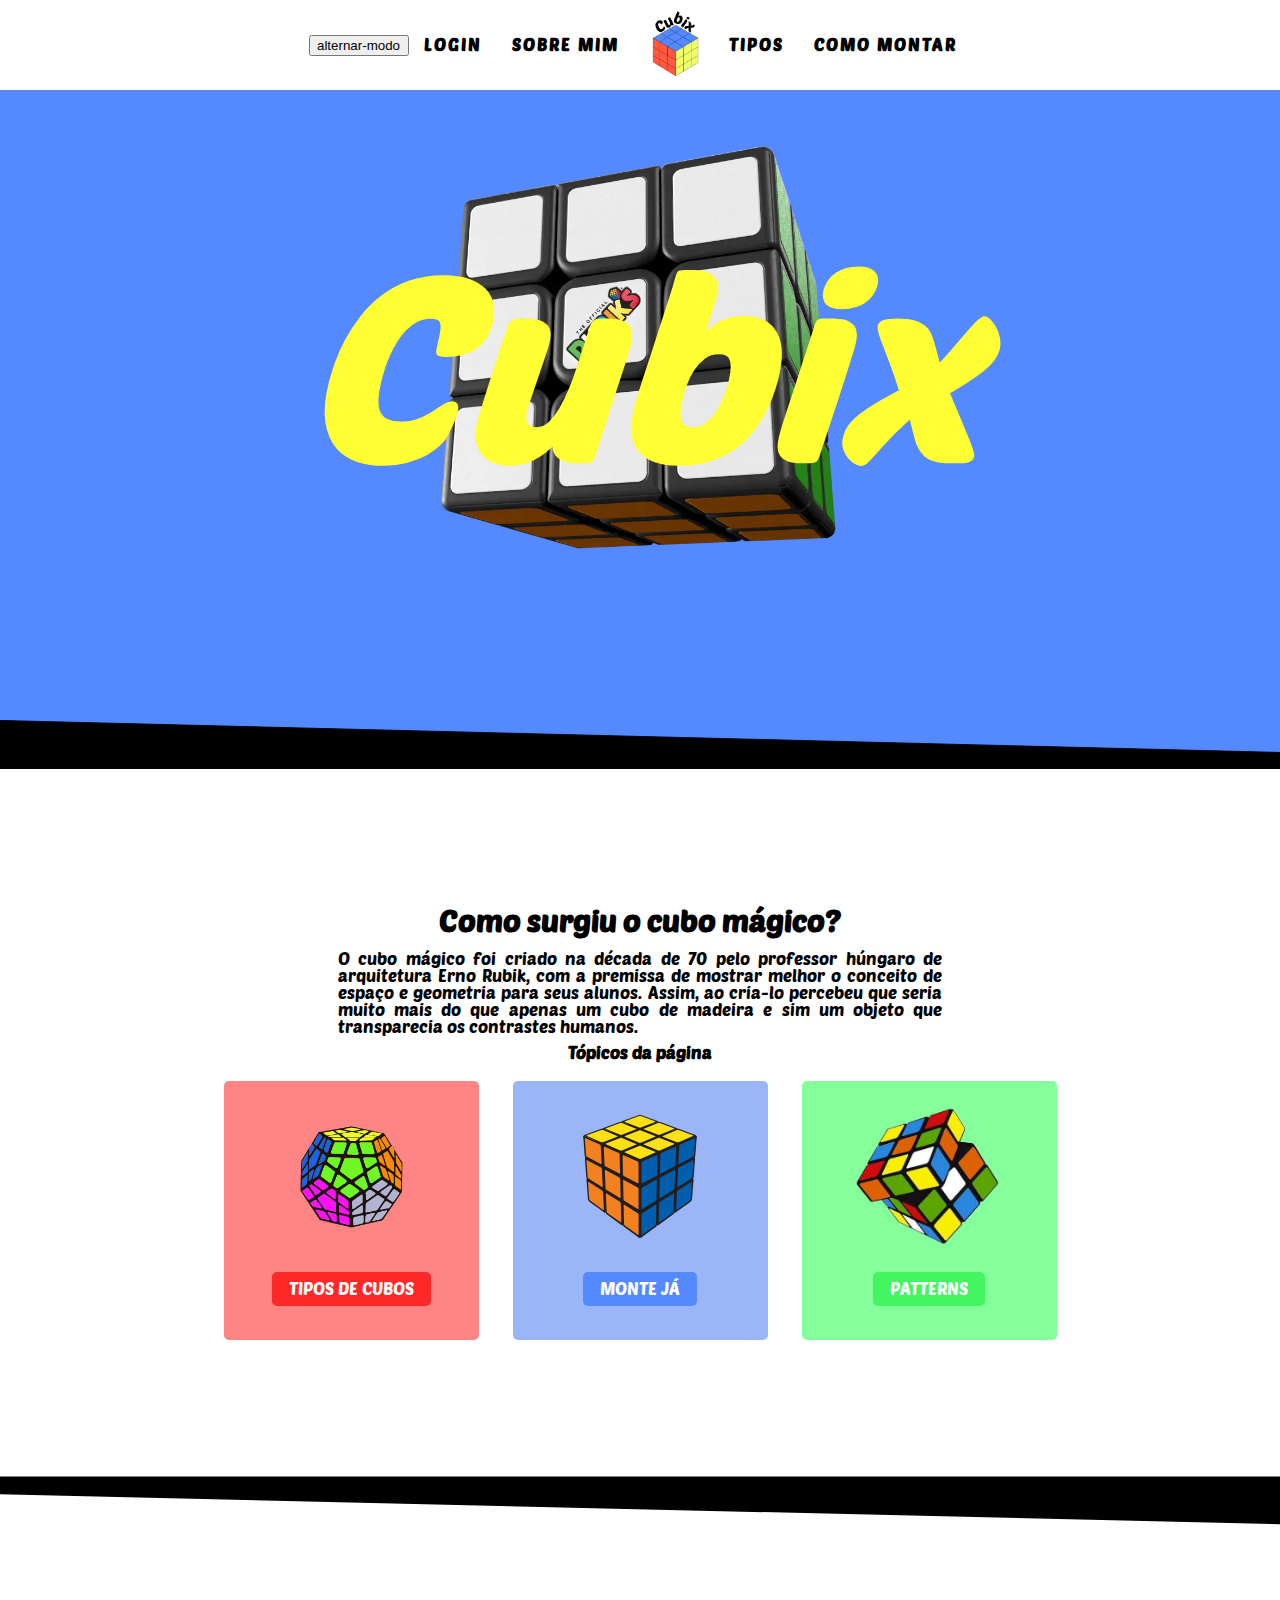
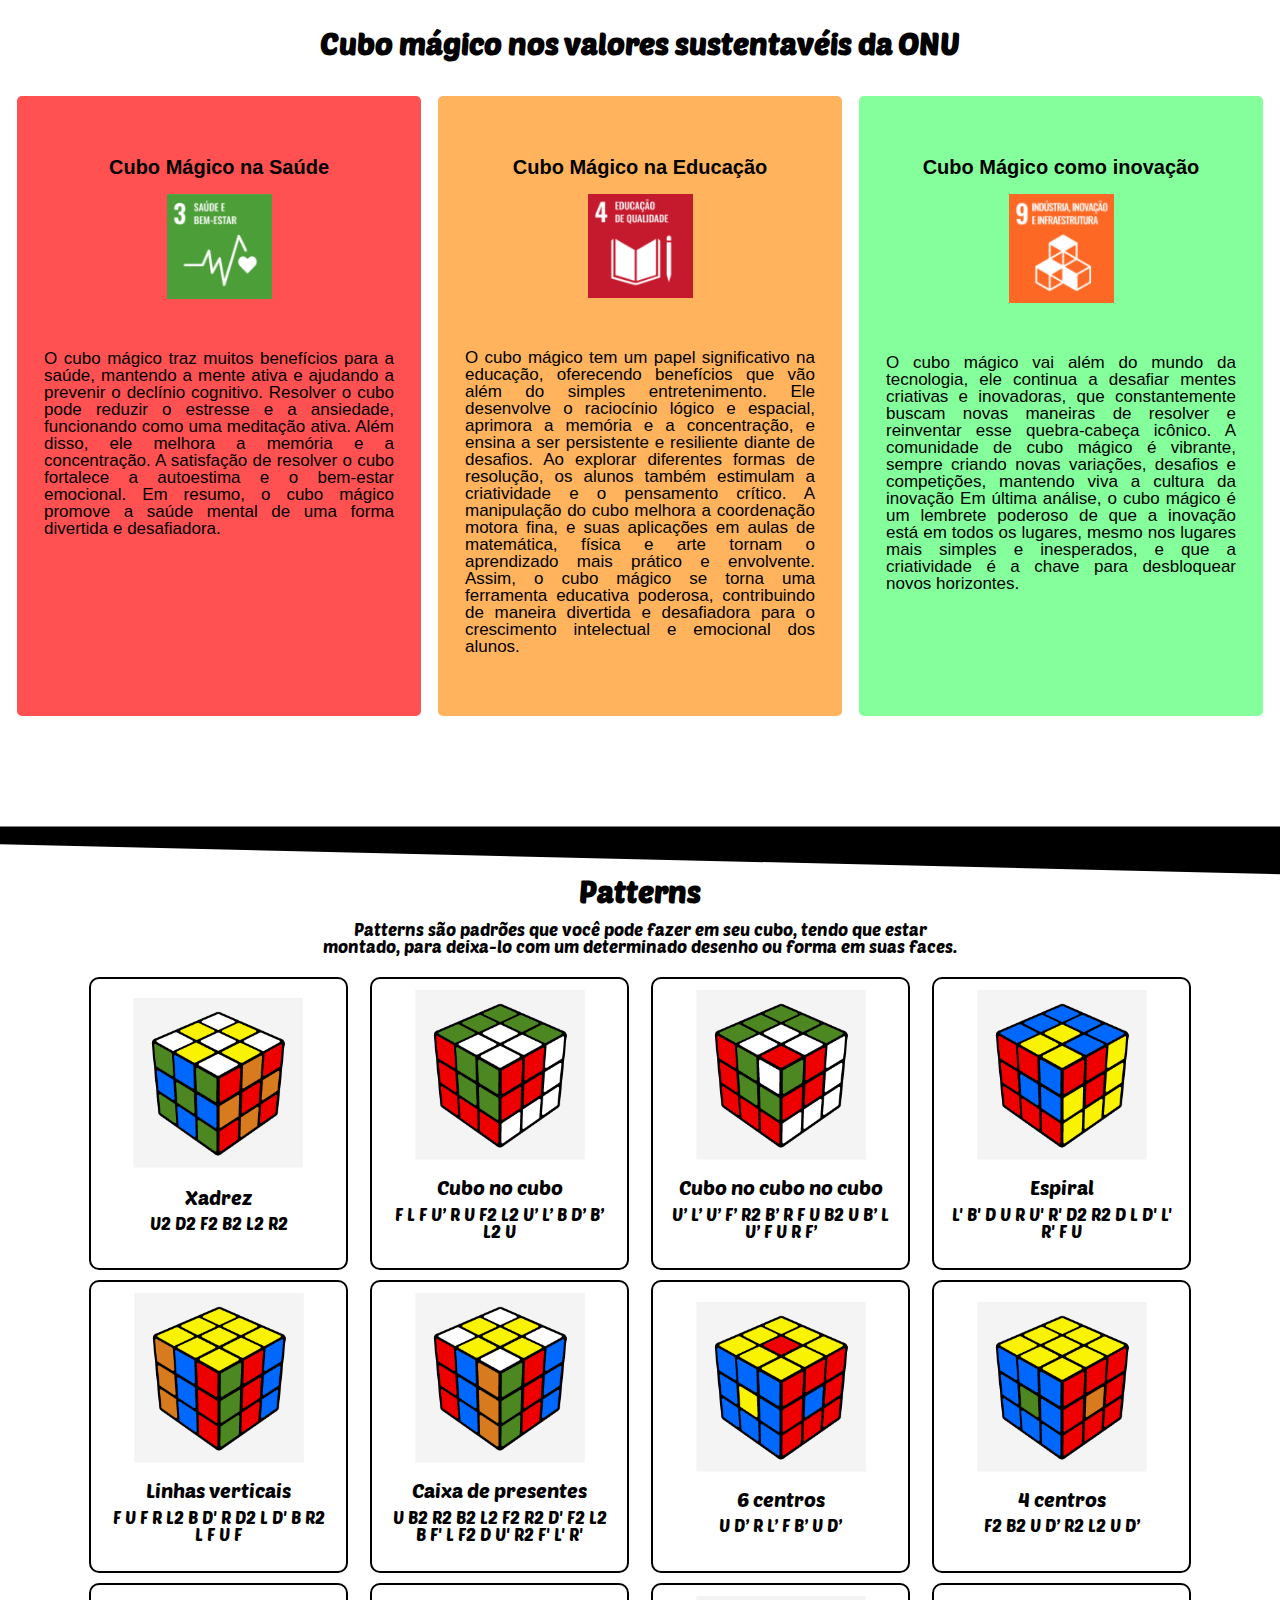
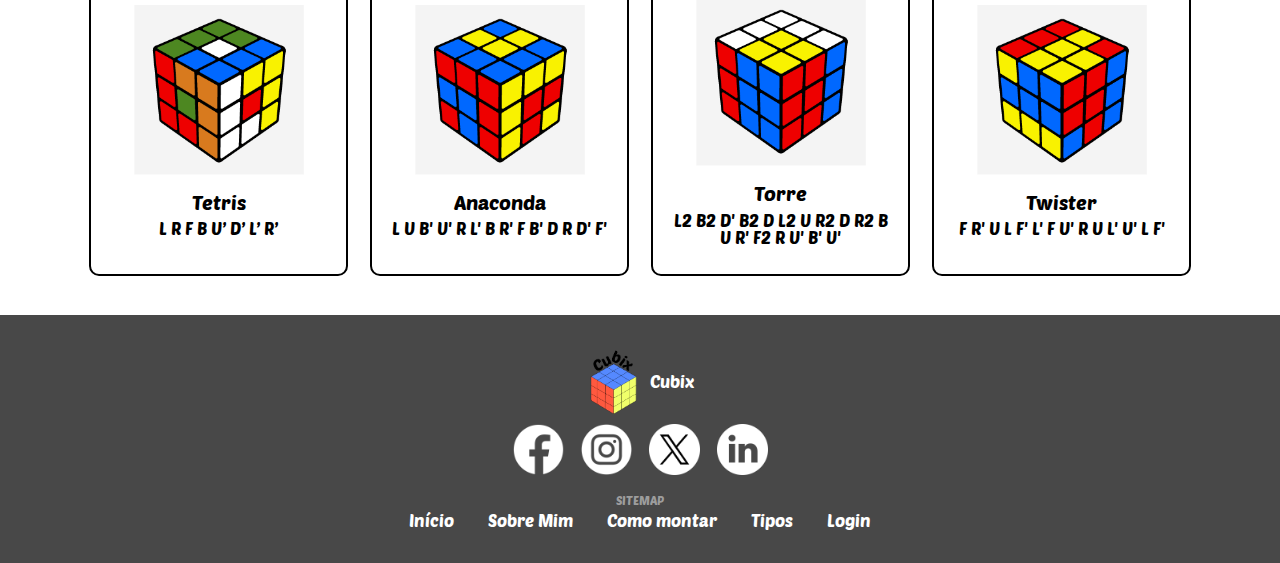
<file: public/index.html>
<!DOCTYPE html>
<html lang="en">

<head>
    <meta charset="UTF-8">
    <meta name="viewport" content="width=device-width, initial-scale=1.0">
    <title>Document</title>
    <link rel="stylesheet" href="./Css/reset.css">
    <link rel="stylesheet" href="./Css/style.css">
    <link rel="shortcut icon" href="./IMG/LogoShortcut.ico">
    <script src="./JS/darkMode.js" defer></script>

</head>

<body>
    <header>
        <nav class="nav">
            <button id="alternar-modo">alternar-modo</button>
            <a href="LoginCadastro.html" class="navPaginas" id="pagina1">Login</a>
            <a href="SobreMim.html" class="navPaginas" id="pagina2">Sobre mim</a>
            <a href="index.html" class="navPaginas"><img src="./IMG/Logo.png" class="imgLogo" alt="LOGO"></a>
            <a href="Tipos.html" class="navPaginas" id="pagina3">Tipos</a>
            <a href="ComoMontar.html" class="navPaginas" id="pagina4">Como Montar</a>
        </nav>
    </header>

    <section class="window1">
        <div class="window1__container">
            <span class="TituloText" text="Cubix"> Cubix</span>
            <img class="cube    " src="./IMG/Cube.png" alt="Magic Cube">
        </div>
    </section>
    <span class="img_separacao1"></span>

    <section class="window2">
        <div class="window2__container">
            <div class="textW2">
                <h2 class="textW2__titulo">Como surgiu o cubo mágico?</h2>
                <span class="textW2__paragrafo">O cubo mágico foi criado na década de 70 pelo professor húngaro de
                    arquitetura Erno Rubik, com a
                    premissa de mostrar melhor o conceito de espaço e geometria para seus alunos. Assim, ao cria-lo
                    percebeu
                    que seria muito mais do que apenas um cubo de madeira e sim um objeto que transparecia os contrastes
                    humanos.</span>
            </div>
            <div class="blocos">
                <h2 class="blocos__titulo">Tópicos da página</h2>
                <div class="blocos__container">
                    <div class="blocos__card">
                        <div class="molduraImgEsq">
                            <img src="./IMG/megaminx.png" class="blocos__card-img" alt="">
                            <a class="btnComoMontar btnEsquerdo" href="./Tipos.html">TIPOS DE CUBOS</a>
                        </div>
                    </div>
                    <div class="blocos__card">
                        <div class="molduraImgMeio">
                            <img src="./IMG/passo8.svg" class='blocos__card-img imgMeio' alt="">
                            <a class="btnComoMontar btnMeio" href="./ComoMontar.html">MONTE JÁ</a>
                        </div>
                    </div>
                    <div class="blocos__card">
                        <div class="molduraImgDir">
                            <img src="./IMG/formulas.png" class='blocos__card-img imgDireita' alt="">
                            <a class="btnComoMontar btnDireito" href="#window4">PATTERNS</a>
                        </div>
                    </div>
                </div>
            </div>
        </div>
    </section>

    <span class="img_separacao2"></span>
    <section class="window3">
        <h2 class="window3__titulo"> Cubo mágico nos valores sustentavéis da ONU </h2>

        <div class="cards">
            <div class="cards__card card1">
                <div class="card__texto">
                    <h3 class="card__texto-titulo">Cubo Mágico na Saúde</h3>
                    <img src="./IMG/onu2.png" alt="" class="card__img"><br>
                    <span>
                        O cubo mágico traz muitos benefícios para a saúde, mantendo a mente ativa
                        e ajudando a prevenir o declínio cognitivo. Resolver o cubo pode reduzir o estresse e a
                        ansiedade, funcionando como uma meditação ativa. Além disso, ele melhora a memória e a
                        concentração. A satisfação de resolver o cubo fortalece a autoestima e o bem-estar emocional. Em
                        resumo, o cubo mágico promove a saúde mental de uma forma divertida e desafiadora.
                    </span>
                </div>
            </div>


            <div class="cards__card card2">
                <div class="card__texto">
                    <h3 class="card__texto-titulo">Cubo Mágico na Educação</h3>
                    <img src="./IMG/onu1png.png" alt="" class="card__img"><br>
                    <span>
                        O cubo mágico tem um papel significativo na educação, oferecendo benefícios que vão além do
                        simples
                        entretenimento. Ele desenvolve o raciocínio lógico e espacial, aprimora a memória e a
                        concentração,
                        e ensina a ser persistente e resiliente diante de desafios. Ao explorar diferentes formas de
                        resolução, os alunos também estimulam a criatividade e o pensamento crítico. A manipulação do
                        cubo
                        melhora a coordenação motora fina, e suas aplicações em aulas de matemática, física e arte
                        tornam o
                        aprendizado mais prático e envolvente. Assim, o cubo mágico se torna uma ferramenta educativa
                        poderosa, contribuindo de maneira divertida e desafiadora para o crescimento intelectual e
                        emocional
                        dos alunos.
                    </span>

                </div>
            </div>

            <div class="cards__card card3">
                <div class="card__texto">
                    <h3 class="card__texto-titulo">Cubo Mágico como inovação</h3>
                    <img src="./IMG/onu3.png" alt="" class="card__img"><br>
                    <span>
                        O cubo mágico vai além do mundo da tecnologia, ele continua a desafiar
                        mentes criativas e inovadoras, que constantemente buscam novas maneiras de resolver e reinventar
                        esse quebra-cabeça icônico. A comunidade de cubo mágico é vibrante, sempre criando novas
                        variações, desafios e competições, mantendo viva a cultura da inovação Em última análise, o cubo
                        mágico é um lembrete poderoso de que a inovação
                        está em todos os lugares, mesmo nos lugares mais simples e inesperados, e que a criatividade é a
                        chave para desbloquear novos horizontes.
                    </span>
                </div>
            </div>
        </div>

    </section>
    <span class="img_separacao2"></span>

    <section class="window4" id="window4">
        <h2 class='window4__titulo'>Patterns</h2>
        <span class="window4__texto">
            Patterns são padrões que você pode fazer em seu cubo, tendo que estar montado, para
            deixa-lo com um determinado
            desenho ou forma em suas faces.
        </span>
        <div class="patterns">
            <div class="pattern">
                <div class="bordasCard">
                    <div class="bordasCard__content">
                        <img class="bordasCard__img" src="./IMG/patterns/pattern-padrao-cubo-magico-001.webp">
                        <div class="textCard">
                            <span class="textCard__titulo">
                                Xadrez
                            </span>
                            U2 D2 F2 B2 L2 R2
                        </div>
                    </div>
                </div>
            </div>

            <div class="pattern">
                <div class="bordasCard">
                    <img class="bordasCard__img" src="./IMG/patterns/pattern-padrao-cubo-magico-02.webp">
                    <div class="textCard">
                        <span class="textCard__titulo">
                            Cubo no cubo
                        </span>
                        F L F U’ R U F2 L2 U’ L’ B D’ B’ L2 U
                    </div>
                </div>
            </div>

            <div class="pattern">
                <div class="bordasCard">
                    <img class="bordasCard__img" src="./IMG/patterns/pattern-padrao-cubo-magico-03.webp">
                    <div class="textCard">
                        <span class="textCard__titulo">
                            Cubo no cubo no cubo
                        </span>
                        U’ L’ U’ F’ R2 B’ R F U B2 U B’ L U’ F U R F’
                    </div>
                </div>
            </div>
            <div class="pattern">
                <div class="bordasCard">
                    <img class="bordasCard__img" src="./IMG/patterns/pattern-padrao-cubo-magico-04.webp">
                    <div class="textCard">
                        <span class="textCard__titulo">
                            Espiral
                        </span>
                        L' B' D U R U' R' D2 R2 D L D' L' R' F U
                    </div>
                </div>
            </div>
        </div>

        <div class="patterns">
            <div class="pattern">
                <div class="bordasCard">
                    <img class="bordasCard__img" src="./IMG/patterns/pattern-padrao-cubo-magico-05.webp">
                    <div class="textCard">
                        <span class="textCard__titulo">
                            Linhas verticais
                        </span>
                        F U F R L2 B D' R D2 L D' B R2 L F U F
                    </div>
                </div>
            </div>
            <div class="pattern">
                <div class="bordasCard">
                    <img class="bordasCard__img" src="./IMG/patterns/pattern-padrao-cubo-magico-06.webp">
                    <div class="textCard">
                        <span class="textCard__titulo">
                            Caixa de presentes
                        </span>
                        U B2 R2 B2 L2 F2 R2 D' F2 L2 B F' L F2 D U' R2 F' L' R'

                    </div>
                </div>
            </div>
            <div class="pattern">
                <div class="bordasCard">
                    <img class="bordasCard__img" src="./IMG/patterns/pattern-padrao-cubo-magico-07.webp">
                    <div class="textCard">
                        <span class="textCard__titulo">
                            6 centros
                        </span>
                        U D’ R L’ F B’ U D’
                    </div>
                </div>
            </div>

            <div class="pattern">
                <div class="bordasCard">
                    <img class="bordasCard__img" src="./IMG/patterns/pattern-padrao-cubo-magico-08.webp">
                    <div class="textCard">
                        <span class="textCard__titulo">
                            4 centros
                        </span>
                        F2 B2 U D’ R2 L2 U D’
                    </div>
                </div>
            </div>
        </div>

        <div class="patterns">
            <div class="pattern">
                <div class="bordasCard">
                    <img class="bordasCard__img" src="./IMG/patterns/pattern-padrao-cubo-magico-09.webp">
                    <div class="textCard">
                        <span class="textCard__titulo">
                            Tetris
                        </span>
                        <span>
                            L R F B U’ D’ L’ R’
                        </span>
                    </div>
                </div>
            </div>
            <div class="pattern">
                <div class="bordasCard">

                    <img class="bordasCard__img" src="./IMG/patterns/pattern-padrao-cubo-magico-10.webp">
                    <div class="textCard">
                        <span class="textCard__titulo">
                            Anaconda
                        </span>
                        L U B' U' R L' B R' F B' D R D' F'
                    </div>
                </div>
            </div>
            <div class="pattern">
                <div class="bordasCard">
                    <img class="bordasCard__img" src="./IMG/patterns/pattern-padrao-cubo-magico-11.webp">
                    <div class="textCard">
                        <span class="textCard__titulo">
                            Torre
                        </span>
                        L2 B2 D' B2 D L2 U R2 D R2 B U R' F2 R U' B' U'
                    </div>
                </div>
            </div>
            <div class="pattern">
                <div class="bordasCard">
                    <img class="bordasCard__img" src="./IMG/patterns/pattern-padrao-cubo-magico-12.webp">
                    <div class="textCard">
                        <span class="textCard__titulo">
                            Twister
                        </span>
                        <span>
                            F R' U L F' L' F U' R U L' U' L F'
                        </span>
                    </div>
                </div>
            </div>
    </section>
    <!-- <span class="img_separacao4"></span> -->

    <footer class="rodape">
        <div class="rodape__container">
            <div class="logo">
                <img src="IMG/Logo.png" class="logo__icone" alt="Logo">
                <h2 class="logo__titulo"> Cubix</h2>
            </div>
            <div class="logos">
                <ul class="lista">
                    <li class="lista__item">
                        <a class="lista__item-link" href="https://www.facebook.com">
                            <img class="icone" src="IMG/facebook.png" alt="Ícone do Facebook">
                        </a>
                    </li>
                    <li class="lista__item">
                        <a class="lista__item-link" href="https://www.instagram.com">
                            <img class="icone" src="IMG/instagram.png" alt="Ícone do Instagram">
                        </a>
                    </li>
                    <li class="lista__item">
                        <a class="lista__item-link" href="https://www.twitter.com">
                            <img class="icone" src="IMG/twitter.png" alt="Ícone do Twitter">
                        </a>
                    </li>
                    <li class="lista__item">
                        <a class="lista__item-link" href="https://br.linkedin.com">
                            <img class="icone" src="IMG/linkedin.png" alt="Ícone do Linkedin">
                        </a>
                    </li>
                </ul>

                <h4 class="lista__titulo-sitemap">SITEMAP</h4>
                <ul class="lista__sitemap">
                    <li class="lista__item-sitemap">
                        <a class="lista__item-link-sitemap" href="index.html" class="uno">
                            Início
                        </a>
                    </li>

                    <li class="lista__item-sitemap">
                        <a class="lista__item-link-sitemap" href="SobreMim.html">
                            Sobre Mim
                        </a>
                    </li>

                    <li class="lista__item-sitemap">
                        <a class="lista__item-link-sitemap" href="ComoMontar.html">
                            Como montar
                        </a>
                    </li>

                    <li class="lista__item-sitemap">
                        <a class="lista__item-link-sitemap" href="Tipos.html">
                            Tipos
                        </a>
                    </li>

                    <li class="lista__item-sitemap">
                        <a class="lista__item-link-sitemap" href="LoginCadastro.html">
                            Login
                        </a>
                    </li>

                </ul>
            </div>
        </div>

    </footer>
</body>

</html>
</file>
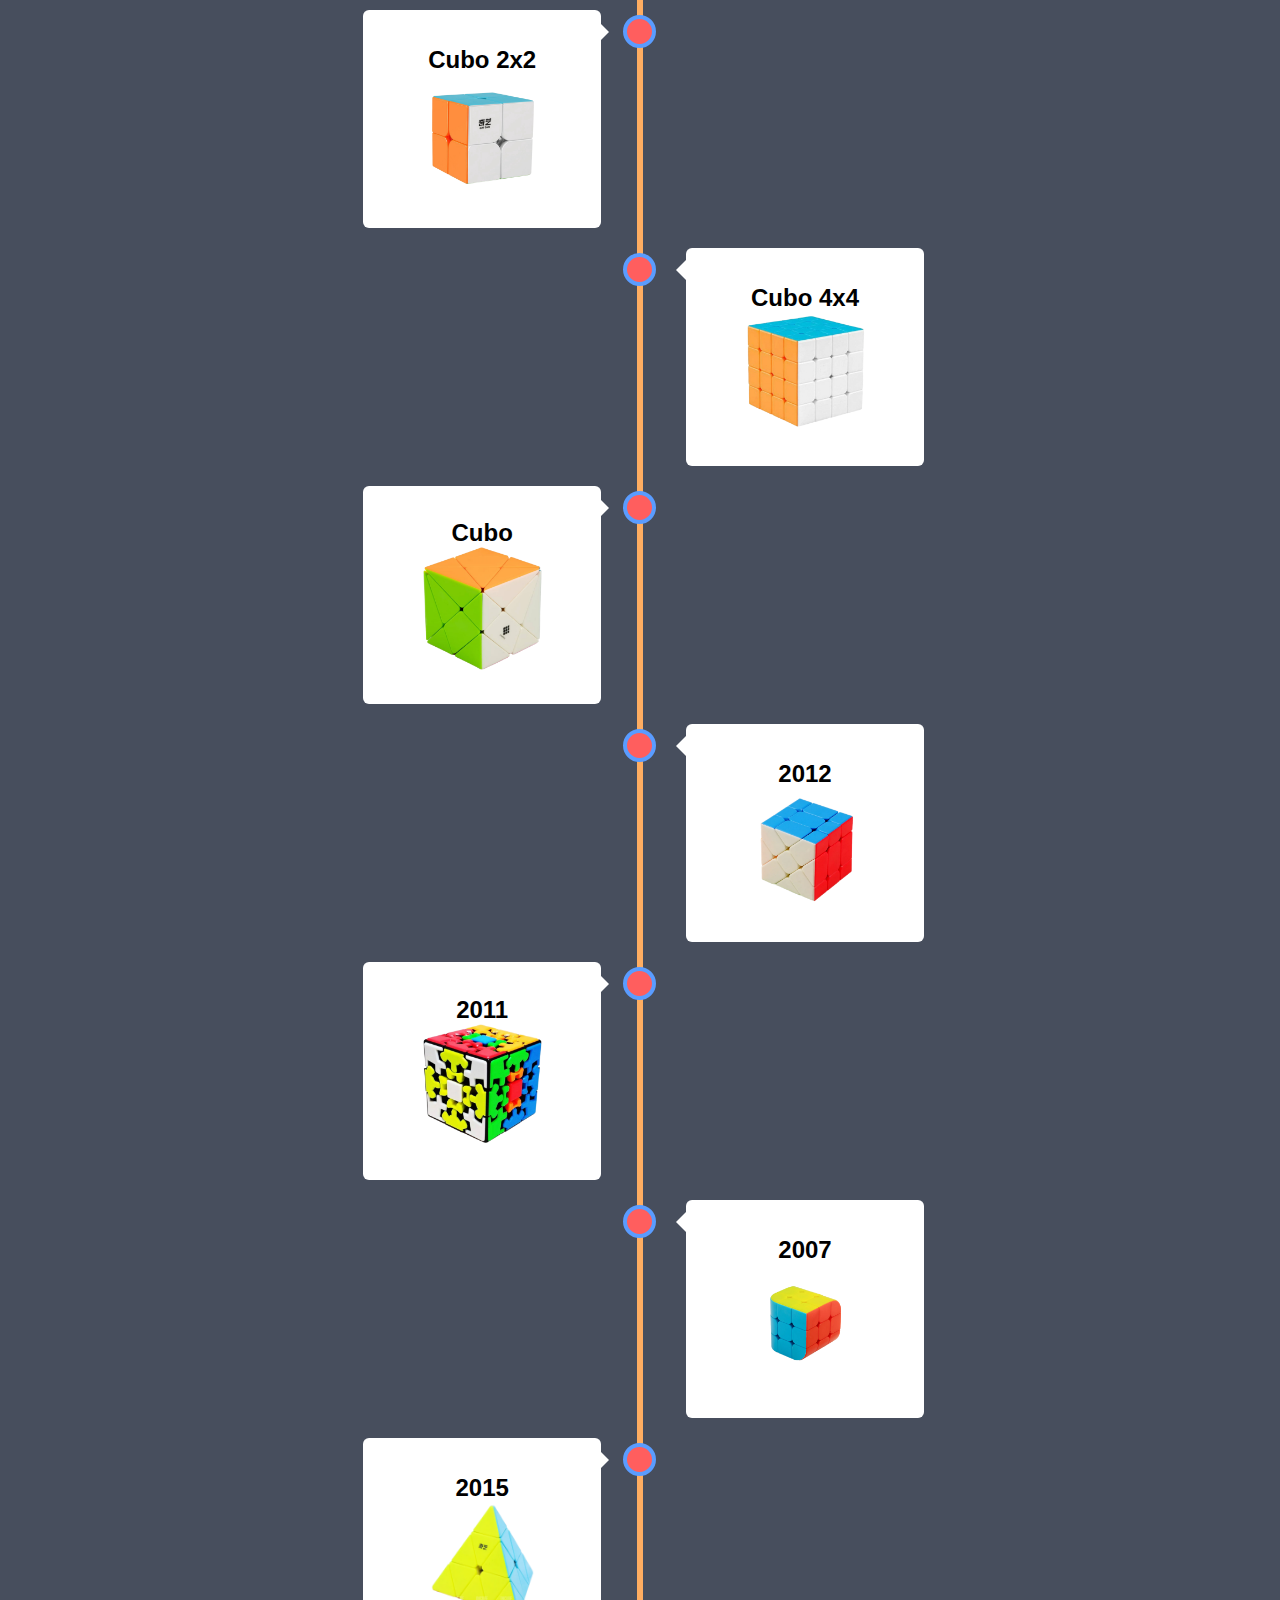
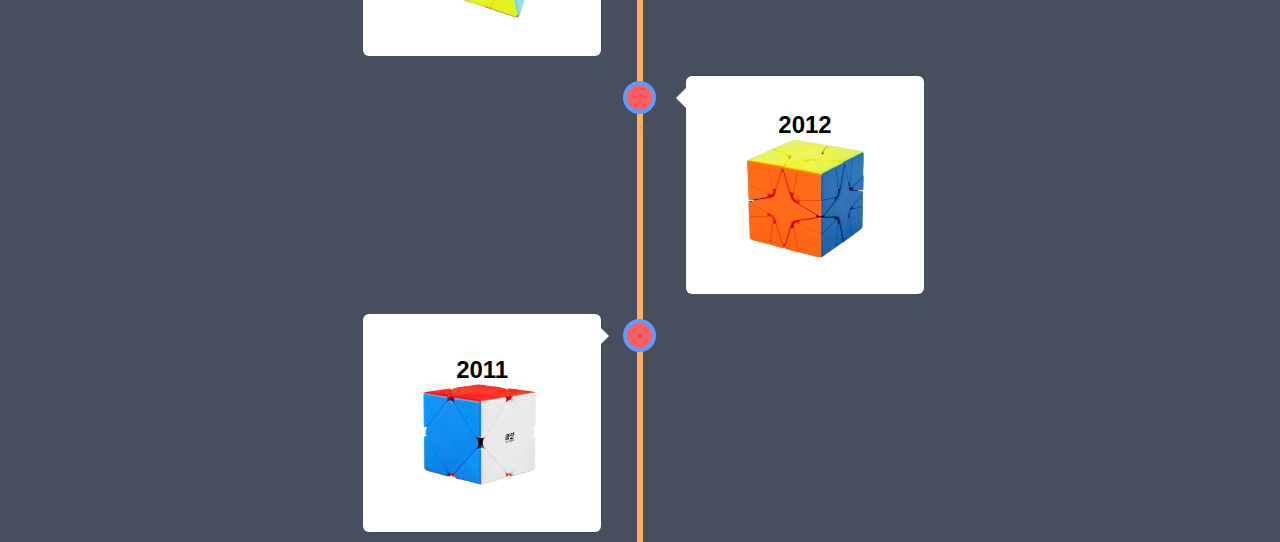
<file: public/fasdas.html>
<!DOCTYPE html>
<html>
<head>
<meta name="viewport" content="width=device-width, initial-scale=1.0">
<style>
* {
  box-sizing: border-box;
  margin: 0;
}

body {
  background-color: #474e5d;
  font-family: Helvetica, sans-serif;
}
img{
    width: 50%;
    pointer-events: none
}
/* The actual linhaTempo (the vertical ruler) */
.linhaTempo {
  position: relative;
  max-width: 1200px;
  margin: 0 auto;
}

/* The actual linhaTempo (the vertical ruler) */
.linhaTempo::after {
  content: '';
  position: absolute;
  width: 6px;
  background-color: rgb(255, 173, 97);
  top: 0;
  bottom: 0;
  left: 50%;
  margin-left: -3px;
}

/* Card around content */
.card {
  padding: 10px 40px;
  position: relative;
  background-color: inherit;
  width: 26.3%;
}

/* The circles on the linhaTempo */
.card::after {
    content: '';
    position: absolute;
    width: 25px;
    height: 25px;
    right: -17px;
    background-color: rgb(255, 94, 94);
    border: 4px solid #5a9cff;
    top: 15px;
    border-radius: 50%;
    z-index: 1;
}

/* Place the card to the left */
.posicaoEsq {
    left: 17.7rem;
}

/* Place the card to the right */
.posicaoDir {
  left: 50.5%;
}

/* Add arrows to the left card (pointing right) */
.posicaoEsq::before {
  content: " ";
  height: 0;
  position: absolute;
  top: 22px;
  width: 0;
  z-index: 1;
  right: 30px;
  border: medium solid white;
  border-width: 10px 0 10px 10px;
  border-color: transparent transparent transparent white;
}

/* Add arrows to the right card (pointing left) */
.posicaoDir::before {
  content: " ";
  height: 0;
  position: absolute;
  top: 22px;
  width: 0;
  z-index: 1;
  left: 30px;
  border: medium solid white;
  border-width: 10px 10px 10px 0;
  border-color: transparent white transparent transparent;
}

/* Fix the circle for cards on the right side */
.posicaoDir::after {
  left: -23px;
}

/* The actual content */
.conteudoCard {
    /* padding: 20px 30px;  */
    background-color: white;
    /* position: relative; */
    display: flex;
    border-radius: 6px;
    align-items: center;
    justify-content: center;
    flex-direction: column;
    width: 238px;
    height: 218px;
    transition: 0.3s all ease;
}
.conteudoCard:hover{
    background-color: #86fe73;
}


</style>
</head>
<body>

<div class="linhaTempo">
  <div class="card posicaoEsq">
    <div class="conteudoCard">
      <h2>Cubo 2x2</h2>
<img src="./IMG/cubos/2x2.png" alt="">
    </div>
  </div>
  <div class="card posicaoDir">
    <div class="conteudoCard">
      <h2>Cubo 4x4</h2>
<img src="./IMG/cubos/4x4.png" alt="">
    </div>
  </div>
  <div class="card posicaoEsq">
    <div class="conteudoCard">
      <h2>Cubo</h2>
<img src="./IMG/cubos/axis.png" alt="">
    </div>
  </div>
  <div class="card posicaoDir">
    <div class="conteudoCard">
      <h2>2012</h2>
<img src="./IMG/cubos/fisher.png" alt="">
    </div>
  </div>
  <div class="card posicaoEsq">
    <div class="conteudoCard">
      <h2>2011</h2>
<img src="./IMG/cubos/gear.png" alt="">
    </div>
  </div>
  <div class="card posicaoDir">
    <div class="conteudoCard">
      <h2>2007</h2>
<img src="./IMG/cubos/penrose.png" alt="">
    </div>
  </div>
  <div class="card posicaoEsq">
    <div class="conteudoCard">
      <h2>2015</h2>
<img src="./IMG/cubos/piramins.png" alt="">
    </div>
  </div>
  <div class="card posicaoDir">
    <div class="conteudoCard">
      <h2>2012</h2>
<img src="./IMG/cubos/polaris.png" alt="">
    </div>
  </div>
  <div class="card posicaoEsq">
    <div class="conteudoCard">
      <h2>2011</h2>
<img src="./IMG/cubos/skweb.png" alt="">
    </div>
  </div>
</div>

</body>
</html>
</file>
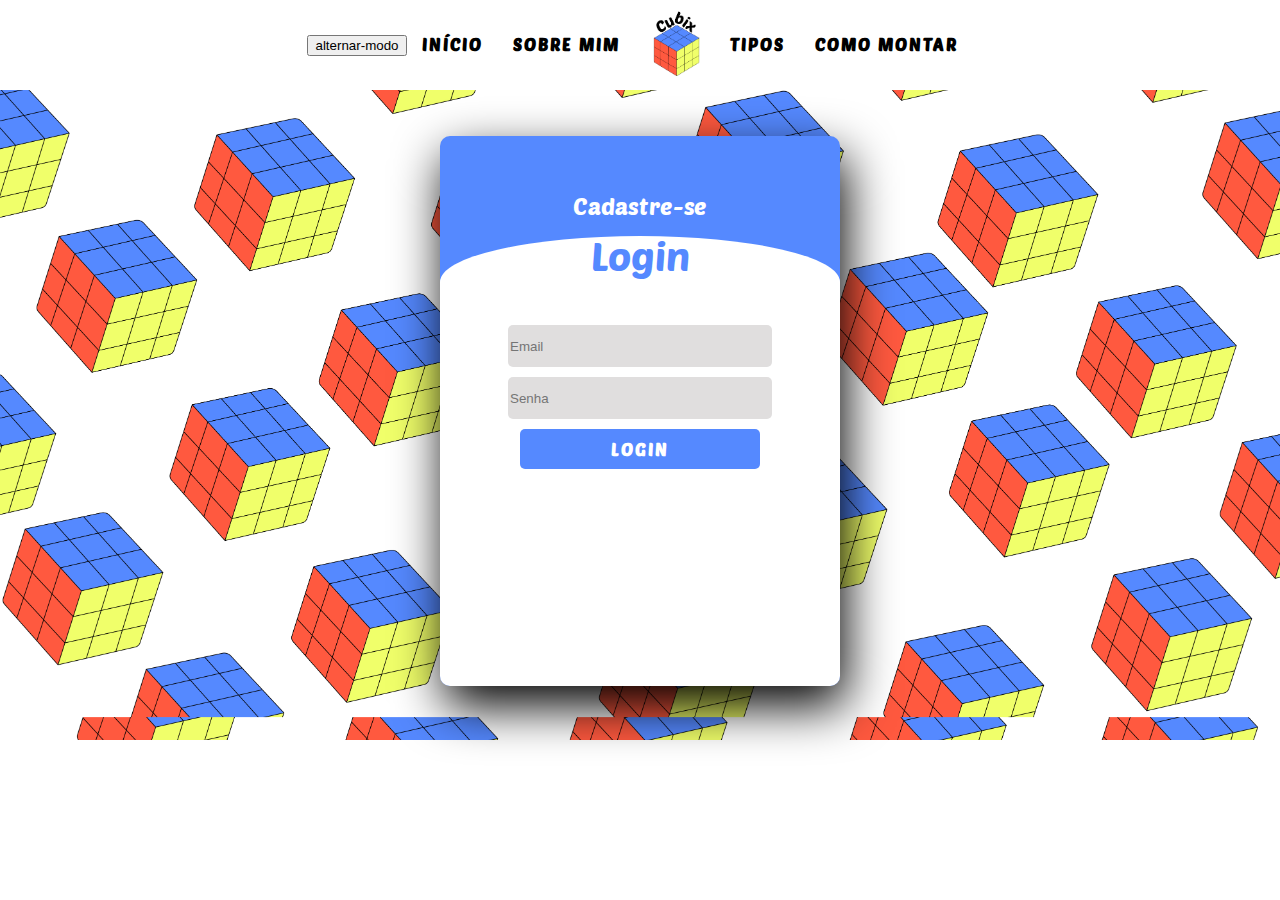
<file: public/LoginCadastro.html>
<!DOCTYPE html>
<html>

<head>
  <title>Entra já</title>
  <link rel="stylesheet" href="Css/reset.css">
  <link rel="stylesheet" type="text/css" href="./Css/LoginCadastro.css">
  <link rel="shortcut icon" href="./IMG/LogoShortcut.ico">
  <script src="./JS/sessao.js"></script>
  <script src="./JS/darkMode.js" defer></script>
</head>

<body>
  <header>
    <nav class="nav">
      <button id="alternar-modo">alternar-modo</button>
      <a href="index.html" class="navPaginas" id="pagina1">Início</a>
      <a href="SobreMim.html" class="navPaginas" id="pagina2">Sobre mim</a>
      <a href="index.html" class="navPaginas"><img src="./IMG/Logo.png" class="imgLogo" alt="LOGO"></a>
      <a href="Tipos.html" class="navPaginas" id="pagina3">Tipos</a>
      <a href="ComoMontar.html" class="navPaginas" id="pagina4">Como Montar</a>
    </nav>
  </header>

  <section class="window">

    <div class="modal1 modal">
      <div class="contentmodal" id="modal_erro">
      </div>
    </div>
    <div class="modal2 modal">
      <div class="contentmodal" id="modal_exito">
        CADASTRO REALIZADO COM SUCESSO!
      </div>
    </div>

    <div class="modalL1 modal">
      <div class="contentmodal" id="modal_erroLogin">
        OS CAMPOS DEVEM SER PREENCHIDOS
      </div>
    </div>
    <div class="modalL2 modal">
      <div class="contentmodal" id="modal_exitoLogin">
          USUÁRIO AUTENTICADO!
      </div>
    </div>

    <div class="container">
      <input type="checkbox" id="alterarPage" name="checkbox" checked aria-hidden="true">

      <div class="cadastro">
        <form>
          <label for="alterarPage" aria-hidden="true">Cadastre-se</label>
          <div class="flexCadastro">
            <input type="text" id="input_nomeCadastro" placeholder="Nome" required="">
            <input type="email" id="input_emailCadastro" placeholder="Email" required="">
            <input type="password" id="input_senhaCadastro" placeholder="Senha" required="">

            <input type="password" id="input_confirmarSenha" placeholder="Confirmar Senha" required="">
            <a class="btnCadastrar" onclick="cadastrar()">CADASTRAR</a>
            <div id="div_aguardarCadastro" class="loading-div">
              <img src="./IMG/aguarde-pink2.gif" id="loading-gif" />
            </div>
          </div>
        </form>
      </div>

      <div class="login">
        <form>
          <label for="alterarPage" aria-hidden="true">Login</label>
          <div class="flexLogin">
            <input type="email" id="input_emailEntrar" placeholder="Email" required="">
            <input type="password" id="input_senhaEntrar" placeholder="Senha" required="">
            <a class="btnLogin" onclick="entrar()">LOGIN</a>
            <div id="div_aguardarLogin" class="loading-div">
              <img src="./IMG/aguarde-pink2.gif" id="loading-gif" />
            </div>
          </div>
        </form>
      </div>
    </div>
  </section>
</body>

</html>
<script>
  function entrar() {
    aguardarLogin();

    var senhaVar = input_senhaEntrar.value;
    var emailVar = input_emailEntrar.value;

    if (emailVar == "" || senhaVar == "") {
      modal_erroLogin.innerHTML = "OS CAMPOS DEVEM SER PREENCHIDOS"
      validarLogin(1)
      return false;
    }
    else {
      validarSessao(emailVar, senhaVar)
    }
  }
  function validarSessao(emailVar, senhaVar) {
    console.log("FORM LOGIN: ", emailVar);
    console.log("FORM SENHA: ", senhaVar);
    fetch("/usuarios/autenticar", {
      method: "POST",
      headers: {
        "Content-Type": "application/json"
      },
      body: JSON.stringify({
        emailServer: emailVar,
        senhaServer: senhaVar,
      })
    }).then(function (resposta) {
      console.log("ESTOU NO THEN DO entrar()!")

      if (resposta.ok) {
        console.log(resposta);

        resposta.json().then(json => {
          console.log(json);
          console.log(JSON.stringify(json));
          sessionStorage.EMAIL_USUARIO = json.email;
          sessionStorage.NOME_USUARIO = json.nome;
          sessionStorage.ID_USUARIO = json.id;


          validarLogin(2)

        });

      } else {

        console.log("Houve um erro ao tentar realizar o login!");

        resposta.text().then(texto => {
          console.error(texto);
          finalizarAguardarLogin(texto);

        });
      }

    }).catch(function (erro) {
      console.log(erro);
    })

    return false;
  }
  function validarLogin(numResposta) {

    // Esconde todos os modais
    const modais = document.querySelectorAll('.modalL');
    modais.forEach(modal => modal.style.display = 'none');

    // Exibe o modal correspondente
    const modalSelecionado = document.querySelector(`.modalL${numResposta}`);
    if (modalSelecionado) {
      modalSelecionado.style.display = 'block';
    }

    if (numResposta == 1) {
      setTimeout(function () {
        sumirModal()
        finalizarAguardarLogin();
        return false;
      }, 4000)
    }
    else (
      setTimeout(function () {
        setTimeout(function () {
          window.location = "./dashboard.html";
        }, 1500);
        sumirModal()
        finalizarAguardarLogin();
        return false;
      }, 1000)
    )
  }

  function sumirModal() {
    const modais = document.querySelectorAll('.modal');
    modais.forEach(modal => modal.style.display = 'none');
  }



  let caracteresEspeciais = ['@', '.', '*', '#', '$', '&']
  let letrasMaiusculas = ['A', 'B', 'C', 'D', 'E', 'F', 'G',
    'H', 'I', 'J', 'K', 'L', 'M', 'N', 'O', 'P', 'Q', 'R', 'S', 'T', 'U', 'V', 'W', 'X', 'Y', 'Z']

  function cadastrar() {
    aguardarCadastro();

    //Recupere o valor da nova input pelo nome do id
    // Agora vá para o método fetch logo abaixo
    var nomeVar = input_nomeCadastro.value;
    var emailVar = input_emailCadastro.value;
    var senhaVar = input_senhaCadastro.value;
    var confirmacaoSenhaVar = input_confirmarSenha.value;
    let arrobaEmail = emailVar.indexOf('@')
    let pontoEmail = emailVar.indexOf('.')
    let validacaoSenha = false



    if (nomeVar == "" ||
      emailVar == "" ||
      senhaVar == "" ||
      confirmacaoSenhaVar == ""
    ) {
      modal_erro.innerHTML = "PREENCHA TODOS OS CAMPOS PARA CONTINUAR!"
      validarSessaoCadastro(1)
      return false;
    }
    if (pontoEmail == - 1 || arrobaEmail == -1) {
      modal_erro.innerHTML = "O E-MAIL DEVE CONTER UM @ E UM '.'!"
      validarSessaoCadastro(1)
      return false;
    }
    if (senhaVar.length < 8) {
      modal_erro.innerHTML = "A SENHA PRECISA CONTER NO MÍNIMO OITO CARACTÉRES!"
      validarSessaoCadastro(1)
      return;
    } else if (senhaVar != confirmacaoSenhaVar) {
      modal_erro.innerHTML = "SENHAS INCOMPATÍVEIS!"
      validarSessaoCadastro(1)
      return false;
    } else {

      for (let caractereAtual = 0; caractereAtual < caracteresEspeciais.length; caractereAtual++) {
        if (senhaVar.indexOf(caracteresEspeciais[caractereAtual]) !== -1) {
          validacaoSenha = true
          break;
        }
      }
      if (validacaoSenha == false) {
        modal_erro.innerHTML = "A SENHA PRECISA CONTER AO MENOS UM CARACTER ESPECIAL!"
        validarSessaoCadastro(1)
        return false;
      }

      validacaoSenha = false;
      for (let caractereAtual = 0; caractereAtual < letrasMaiusculas.length; caractereAtual++) {
        if (senhaVar.indexOf(letrasMaiusculas[caractereAtual]) !== -1) {
          validacaoSenha = true
          break;
        }
      }
      if (validacaoSenha == false) {
        modal_erro.innerHTML = "A SENHA PRECISA CONTER UMA LETRA MAIUSCULA!"
        validarSessaoCadastro(1)
        return false;
      }

      validacaoSenha = false;
      for (let numAtual = 0; numAtual <= 9; numAtual++) {
        if (senhaVar.indexOf(numAtual) !== -1) {
          validacaoSenha = true
          break;
        }
      }
      if (validacaoSenha == false) {
        modal_erro.innerHTML = "A SENHA PRECISA CONTER UM NÚMERO!"
        validarSessaoCadastro(1)
        return false;
      }

    }
    if (validacaoSenha == true) {
      cadastrarUsuario(nomeVar, emailVar, senhaVar)
    }
  }



  function cadastrarUsuario(nomeVar, emailVar, senhaVar) {

    fetch("/usuarios/cadastrar", {
      method: "POST",
      headers: {
        "Content-Type": "application/json",
      },
      body: JSON.stringify({
        // crie um atributo que recebe o valor recuperado aqui
        // Agora vá para o arquivo routes/usuario.js
        nomeServer: nomeVar,
        emailServer: emailVar,
        senhaServer: senhaVar
      }),
    })
      .then(function (resposta) {
        console.log("resposta: ", resposta);

        if (resposta.ok) {
          validarSessaoCadastro(2)

        } else {
          throw "Houve um erro ao tentar realizar o cadastro!";
        }
      })
      .catch(function (resposta) {
        console.log(`#ERRO: ${resposta}`);
        finalizarAguardarCadastro();
      });

    return false;
  }

  function validarSessaoCadastro(numResposta) {

    // Esconde todos os modais
    const modais = document.querySelectorAll('.modal');
    modais.forEach(modal => modal.style.display = 'none');

    // Exibe o modal correspondente
    const modalSelecionado = document.querySelector(`.modal${numResposta}`);
    if (modalSelecionado) {
      modalSelecionado.style.display = 'block';
    }

    if (numResposta == 1) {
      setTimeout(function () {
        sumirModal()
        finalizarAguardarCadastro();
        return false;
      }, 4000)
    }
    else (
      setTimeout(function () {
        modal_exito.innerHTML = "REDIRECIONANDO A TELA DE LOGIN..."
        setTimeout(function () {
          window.location = "./loginCadastro.html";
        }, 3500);
        finalizarAguardarCadastro();
        return false;
      }, 4000)
    )
  }

  function sumirModal() {
    const modais = document.querySelectorAll('.modal');
    modais.forEach(modal => modal.style.display = 'none');
  }


</script>
</file>
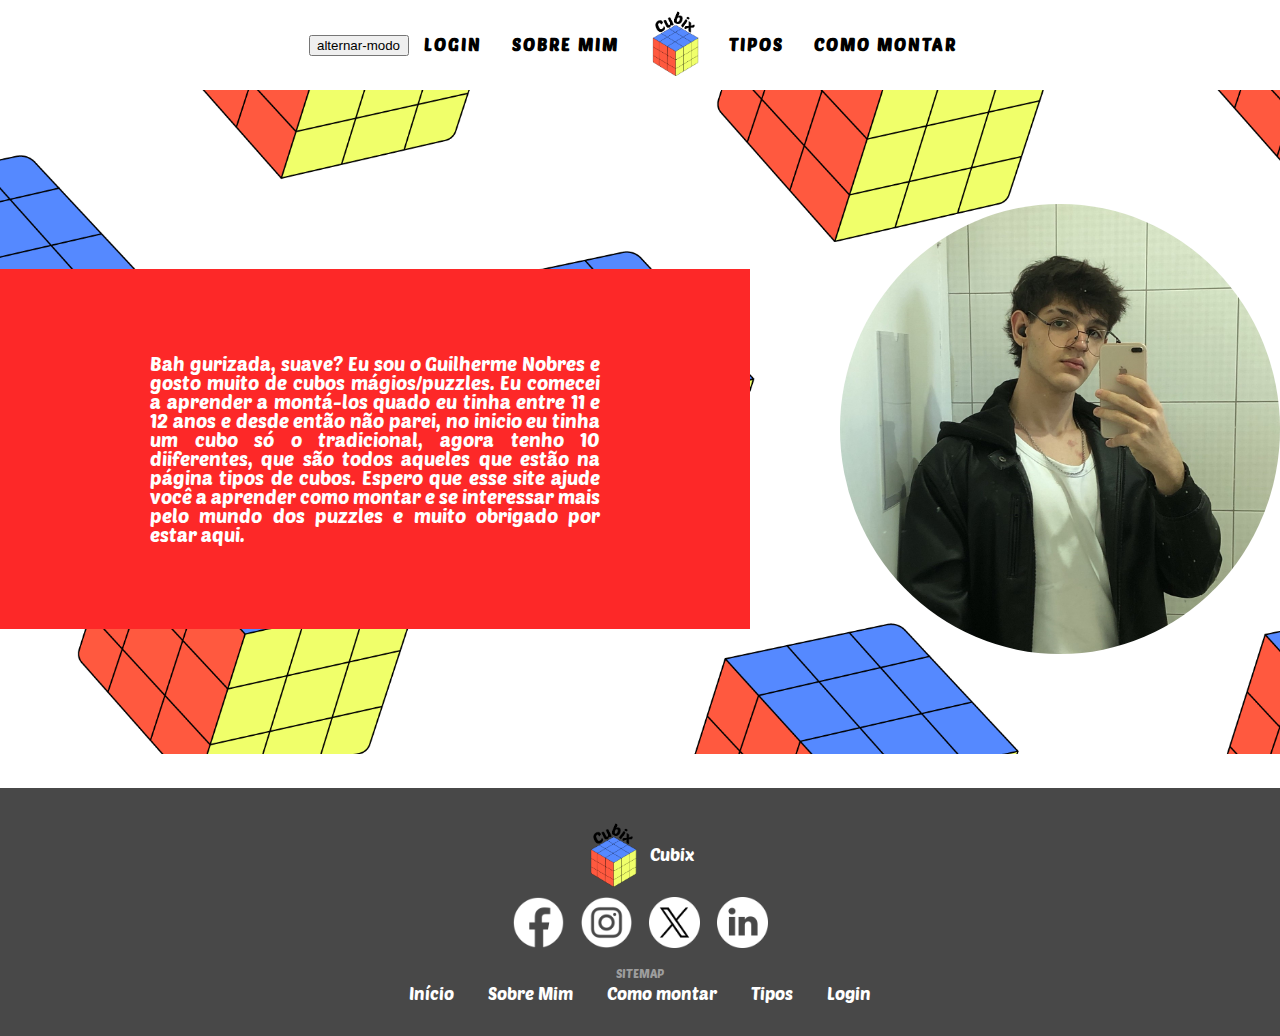
<file: public/SobreMim.html>
<!DOCTYPE html>
<html lang="en">

<head>
    <meta charset="UTF-8">
    <meta name="viewport" content="width=device-width, initial-scale=1.0">
    <title>Sobre Mim</title>
    <link rel="stylesheet" href="Css/reset.css">
    <link rel="stylesheet" href="Css/style.css">
    <script src="./JS/darkMode.js" defer></script>
</head>

<body>
    <header>
        <nav class="nav">
            <button id="alternar-modo">alternar-modo</button>
            <a href="LoginCadastro.html" class="navPaginas" id="pagina1">Login</a>
            <a href="SobreMim.html" class="navPaginas" id="pagina2">Sobre mim</a>
            <a href="index.html" class="navPaginas"><img src="./IMG/Logo.png" class="imgLogo" alt="LOGO"></a>
            <a href="Tipos.html" class="navPaginas" id="pagina3">Tipos</a>
            <a href="ComoMontar.html" class="navPaginas" id="pagina4">Como Montar</a>
        </nav>
    </header>

    <section class="apresentacaoSobreMim">


        <div class="sobreMim">
            <div class="sobreMim-texto">
                <p>
                    Bah gurizada, suave? Eu sou o Guilherme Nobres e gosto muito de cubos mágios/puzzles. Eu comecei a aprender
                    a montá-los quado eu tinha entre 11 e 12 anos e desde então não parei, no inicio eu tinha um cubo só o tradicional,
                    agora tenho 10 diiferentes, que são todos aqueles que estão na página tipos de cubos. Espero que esse site ajude você
                    a aprender como montar e se interessar mais pelo mundo dos puzzles e muito obrigado por estar aqui.
                </p>
                <div>
                </div>
            </div>
            <div class="sobreMim-foto">
            </div>
        </div>
    </section>
    <footer class="rodape">
        <div class="rodape__container">
            <div class="logo">
                <img src="IMG/Logo.png" class="logo__icone" alt="Logo">
                <h2 class="logo__titulo"> Cubix</h2>
            </div>
            <div class="logos">
                <ul class="lista">
                    <li class="lista__item">
                        <a class="lista__item-link" href="https://www.facebook.com">
                            <img class="icone" src="IMG/facebook.png" alt="Ícone do Facebook">
                        </a>
                    </li>
                    <li class="lista__item">
                        <a class="lista__item-link" href="https://www.instagram.com">
                            <img class="icone" src="IMG/instagram.png" alt="Ícone do Instagram">
                        </a>
                    </li>
                    <li class="lista__item">
                        <a class="lista__item-link" href="https://www.twitter.com">
                            <img class="icone" src="IMG/twitter.png" alt="Ícone do Twitter">
                        </a>
                    </li>
                    <li class="lista__item">
                        <a class="lista__item-link" href="https://br.linkedin.com">
                            <img class="icone" src="IMG/linkedin.png" alt="Ícone do Linkedin">
                        </a>
                    </li>
                </ul>

                <h4 class="lista__titulo-sitemap">SITEMAP</h4>
                <ul class="lista__sitemap">
                    <li class="lista__item-sitemap">
                        <a class="lista__item-link-sitemap" href="index.html" class="uno">
                            Início
                        </a>
                    </li>

                    <li class="lista__item-sitemap">
                        <a class="lista__item-link-sitemap" href="SobreMim.html">
                            Sobre Mim
                        </a>
                    </li>

                    <li class="lista__item-sitemap">
                        <a class="lista__item-link-sitemap" href="ComoMontar.html">
                            Como montar
                        </a>
                    </li>

                    <li class="lista__item-sitemap">
                        <a class="lista__item-link-sitemap" href="Tipos.html">
                            Tipos
                        </a>
                    </li>

                    <li class="lista__item-sitemap">
                        <a class="lista__item-link-sitemap" href="LoginCadastro.html">
                            Login
                        </a>
                    </li>

                </ul>
            </div>
        </div>

    </footer>
</body>

</html>
</file>
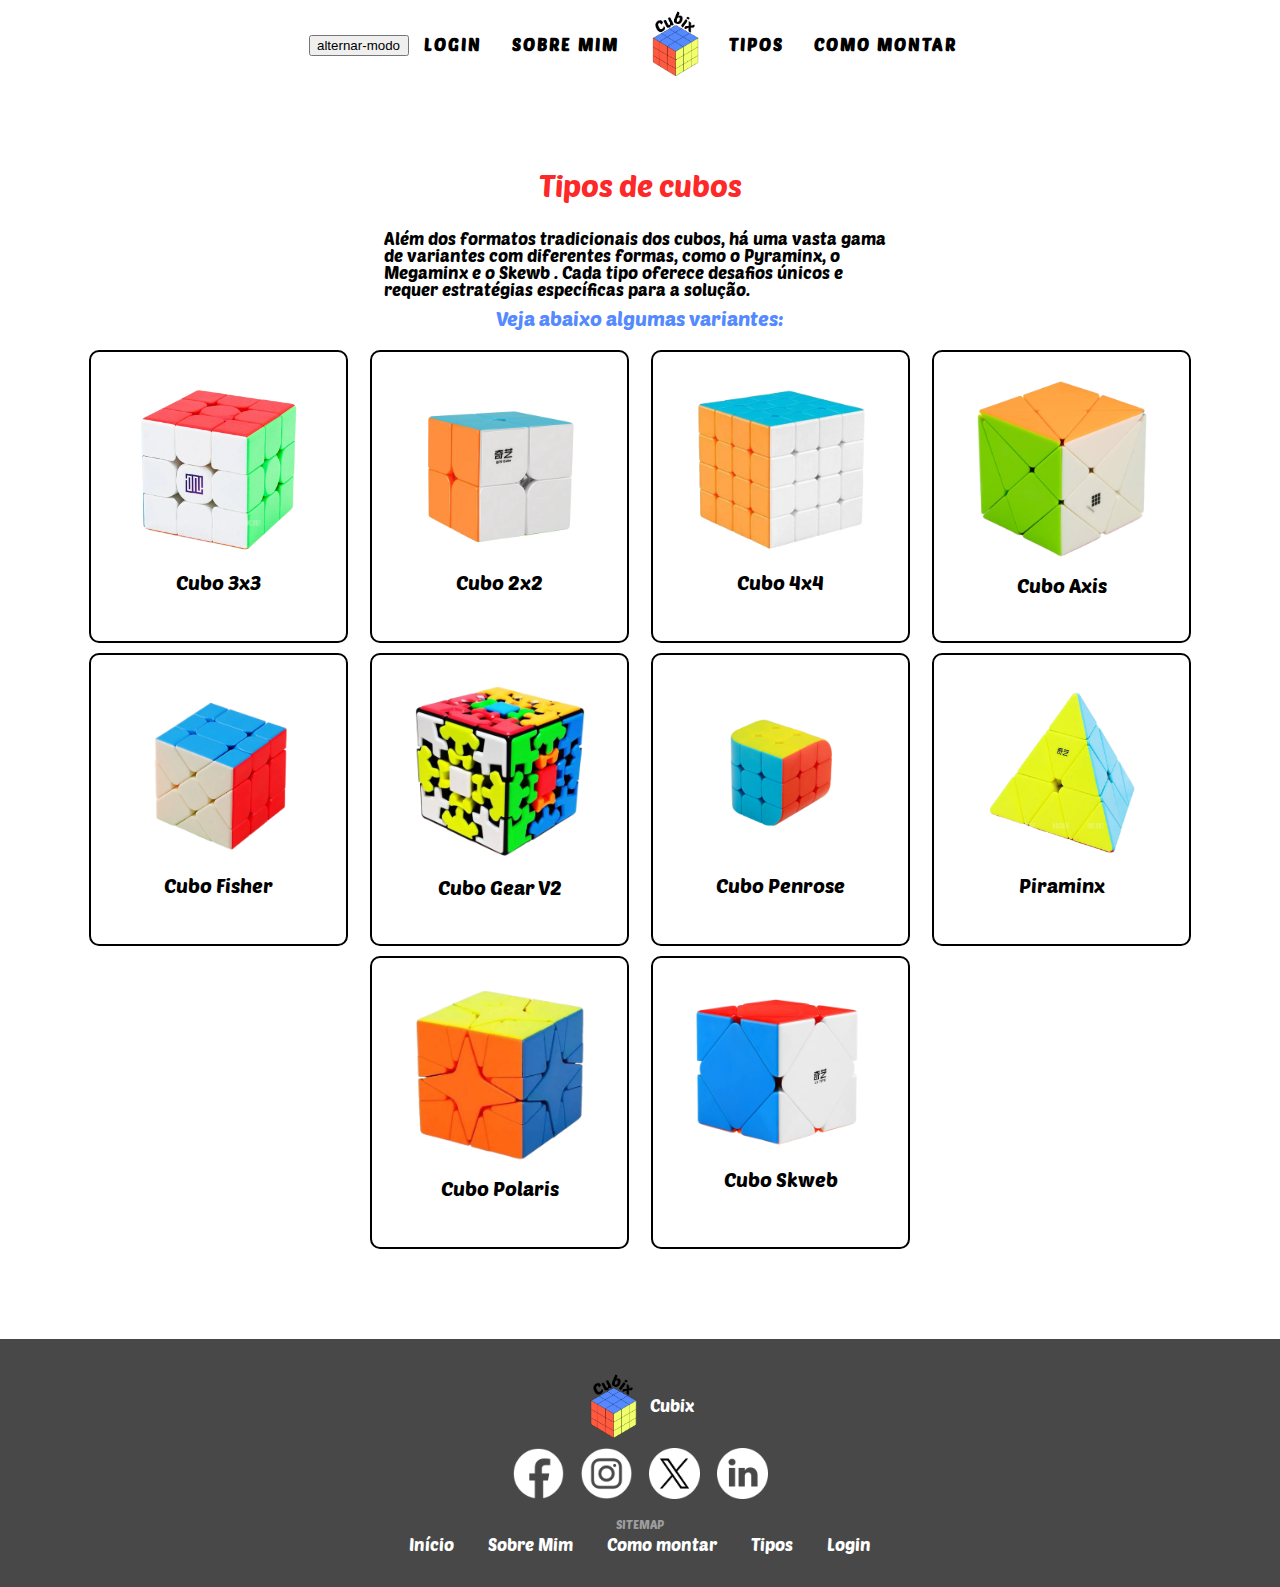
<file: public/Tipos.html>
<!DOCTYPE html>
<html lang="en">

<head>
    <meta charset="UTF-8">
    <meta name="viewport" content="width=device-width, initial-scale=1.0">
    <title>Tipos de cubos</title>
    <link rel="stylesheet" href="Css/reset.css">
    <link rel="stylesheet" href="./Css/style.css">
    <script src="./JS/darkMode.js" defer></script>
</head>

<body>
    <header>
        <nav class="nav">
            <button id="alternar-modo">alternar-modo</button>
            <a href="LoginCadastro.html" class="navPaginas" id="pagina1">Login</a>
            <a href="SobreMim.html" class="navPaginas" id="pagina2">Sobre mim</a>
            <a href="index.html" class="navPaginas"><img src="./IMG/Logo.png" class="imgLogo" alt="LOGO"></a>
            <a href="Tipos.html" class="navPaginas" id="pagina3">Tipos</a>
            <a href="ComoMontar.html" class="navPaginas" id="pagina4">Como Montar</a>
        </nav>
    </header>

    <section class="apresentacao">
        <div class="apresentacao__texto">
            <div class="texto__container">
                <h1 class="texto__titulo">
                    Tipos de cubos
                </h1>
                <span> Além dos formatos tradicionais dos cubos, há uma vasta gama de variantes com diferentes formas,
                    como o Pyraminx, o Megaminx e o Skewb . Cada tipo oferece desafios únicos e requer estratégias
                    específicas para a solução. 
                </span> <br>
                <span class="apresentacao__texto-destaque">Veja abaixo algumas variantes:</span>
            </div>
        </div>
        <div class="patterns">
            <div class="pattern">
                <div class="bordasCard">
                    <img class="bordasCard__img" src="./IMG/cubos/3x3.png">
                    <div class="textCard">
                        <span class="textCard__titulo">
                            Cubo 3x3
                        </span>
                    </div>
                </div>
            </div>
            <div class="pattern">
                <div class="bordasCard">
                    <img class="bordasCard__img" src="./IMG/cubos/2x2.png">
                    <div class="textCard">
                        <span class="textCard__titulo">
                            Cubo 2x2
                        </span>
                    </div>
                </div>
            </div>

            <div class="pattern">
                <div class="bordasCard">
                    <img class="bordasCard__img" src="./IMG/cubos/4x4.png">
                    <div class="textCard">
                        <span class="textCard__titulo">
                            Cubo 4x4
                        </span>
                    </div>
                </div>
            </div>

            <div class="pattern">
                <div class="bordasCard">
                    <img class="bordasCard__img" src="./IMG/cubos/axis.png">
                    <div class="textCard">
                        <span class="textCard__titulo">
                            Cubo Axis
                        </span>
                    </div>
                </div>
            </div>
        </div>
        <div class="patterns">
            <div class="pattern">
                <div class="bordasCard">
                    <img class="bordasCard__img" src="./IMG/cubos/fisher.png">
                    <div class="textCard">
                        <span class="textCard__titulo">
                            Cubo Fisher
                        </span>
                    </div>
                </div>
            </div>
            <div class="pattern">
                <div class="bordasCard">
                    <img class="bordasCard__img" src="./IMG/cubos/gear.png">
                    <div class="textCard">
                        <span class="textCard__titulo">
                            Cubo Gear V2
                        </span>
                    </div>
                </div>
            </div>
            <div class="pattern">
                <div class="bordasCard">
                    <img class="bordasCard__img" src="./IMG/cubos/penrose.png">
                    <div class="textCard">
                        <span class="textCard__titulo">
                            Cubo Penrose
                        </span>
                    </div>
                </div>
            </div>
            <div class="pattern">
                <div class="bordasCard">
                    <img class="bordasCard__img" src="./IMG/cubos/piramins.png">
                    <div class="textCard">
                        <span class="textCard__titulo">
                            Piraminx
                        </span>
                    </div>
                </div>
            </div>

        </div>
        <div class="patterns">
            <div class="pattern">
                <div class="bordasCard">
                    <img class="bordasCard__img" src="./IMG/cubos/polaris.png">
                    <div class="textCard">
                        <span class="textCard__titulo">
                            Cubo Polaris
                        </span>
                    </div>
                </div>
            </div>

            <div class="pattern">
                <div class="bordasCard">
                    <img class="bordasCard__img" src="./IMG/cubos/skweb.png">
                    <div class="textCard">
                        <span class="textCard__titulo">
                            Cubo Skweb
                        </span>
                    </div>
                </div>
            </div>

        </div>
    </section>


    <footer class="rodape">
        <div class="rodape__container">
            <div class="logo">
                <img src="IMG/Logo.png" class="logo__icone" alt="Logo">
                <h2 class="logo__titulo"> Cubix</h2>
            </div>
            <div class="logos">
                <ul class="lista">
                    <li class="lista__item">
                        <a class="lista__item-link" href="https://www.facebook.com">
                            <img class="icone" src="IMG/facebook.png" alt="Ícone do Facebook">
                        </a>
                    </li>
                    <li class="lista__item">
                        <a class="lista__item-link" href="https://www.instagram.com">
                            <img class="icone" src="IMG/instagram.png" alt="Ícone do Instagram">
                        </a>
                    </li>
                    <li class="lista__item">
                        <a class="lista__item-link" href="https://www.twitter.com">
                            <img class="icone" src="IMG/twitter.png" alt="Ícone do Twitter">
                        </a>
                    </li>
                    <li class="lista__item">
                        <a class="lista__item-link" href="https://br.linkedin.com">
                            <img class="icone" src="IMG/linkedin.png" alt="Ícone do Linkedin">
                        </a>
                    </li>
                </ul>

                <h4 class="lista__titulo-sitemap">SITEMAP</h4>
                <ul class="lista__sitemap">
                    <li class="lista__item-sitemap">
                        <a class="lista__item-link-sitemap" href="index.html" class="uno">
                            Início
                        </a>
                    </li>

                    <li class="lista__item-sitemap">
                        <a class="lista__item-link-sitemap" href="SobreMim.html">
                            Sobre Mim
                        </a>
                    </li>

                    <li class="lista__item-sitemap">
                        <a class="lista__item-link-sitemap" href="ComoMontar.html">
                            Como montar
                        </a>
                    </li>

                    <li class="lista__item-sitemap">
                        <a class="lista__item-link-sitemap" href="Tipos.html">
                            Tipos
                        </a>
                    </li>

                    <li class="lista__item-sitemap">
                        <a class="lista__item-link-sitemap" href="LoginCadastro.html">
                            Login
                        </a>
                    </li>

                </ul>
            </div>
        </div>

    </footer>
</body>

</html>
</file>
<file: public/Css/style.css>
@import url('header.css');
@import url('footer.css');
@import url('Tipos.css');
@import url('Home.css');
@import url('SobreMim.css');

:root {
  --cor-fundo: #fff;
  --cor-azul: #5589ff;
  --cor-amarelo: #ffff33;
  --cor-vermelho: #fd2828;
  --cor-verde: #43f561;
  --cor-laranja: #ff9c1a;
  --cor-cinza: #484848;
  --cor-cinzaClaro: #9d9d9d;

  --font-family: 'Poetsen One';
  
  --cor-text: black;
  --cor-text2: #FFFFFF;

}

.dark__mode{
  --cor-fundo: #484848;
  --cor-text: #9d9d9d;
  --cor-text2: black;
}

body {
  font-family: var(--font-family);
  font-size: 17px;
  color: var(--cor-text);
  background-color: var(--cor-fundo);
  overflow-x: hidden;
}
</file>
<file: public/Css/LoginCadastro.css>
@import url('https://fonts.googleapis.com/css2?family=Poetsen+One&display=swap');
@import url('style.css');


.window {
	display: flex;
	justify-content: center;
	align-items: center;
	padding: 8em 0 3.2em 0;
	background-image: url(../IMG/Fundo_1.png);
	background-size: 100%;
}

.container {
	width: 400px;
	height: 550px;
	overflow: hidden;
	background-color: #5589ff;
	border-radius: 10px;
	box-shadow: 5px 20px 50px #000;
}

.alerta_erro {
	display: flex;
	justify-content: flex-end;
}

.card_erro {
	display: none;
	background-color: #fff;
	color: black;
	width: 230px;
	position: fixed;
	border-radius: 4px;
	border: #e6005a 3px solid;
	padding: 10px;
	margin-right: 10%;
}

.card_erro #mensagem_erro {
	font-weight: 500;
	font-size: 20px;
}

#alterarPage {
	display: none;

}

#alterarPage2 {
	display: none;

}

.flexCadastro {
	display: flex;
	align-items: center;
	justify-content: center;
	flex-direction: column;
	gap: 10px;
}

.flexLogin {
	display: flex;
	align-items: center;
	justify-content: center;
	flex-direction: column;
	gap: 10px;
}

#mensagem_erro {
	position: relative;
	color: red;
	/* z-index: 100; */
	/* left: 60px; */
	/* top: 10px; */
	font-size: 12px;
}

.cadastro {
	position: relative;
	width: 100%;
	height: 100%;
}

label {
	color: #FFFFFF;
	font-size: 2.3em;
	justify-content: center;
	display: flex;
	margin: 50px;
	font-weight: 300;
	cursor: pointer;
	transition: .5s ease-in-out;
}

input {
	width: 65%;
	height: 40px;
	background-color: #e0dede;
	justify-content: center;
	/* display: flex; */
	/* margin: 20px auto; */
	/* padding: 12px; */
	border: none;
	outline: none;
	border-radius: 5px;
}

.btnCadastrar {
	display: flex;
	align-items: center;
	justify-content: center;
	width: 60%;
	height: 40px;
	/* margin: 10px auto; */
	color: #7184fc;
	background: White;
	font-size: 1em;
	font-weight: bold;
	/* margin-top: 30px; */
	outline: none;
	border: none;
	letter-spacing: 2px;
	border-radius: 5px;
	transition: .2s ease-in;
	cursor: pointer;
}

.btnCadastrar:hover {
	background: #d7dcfc;
}

.btnLogin {
	display: flex;
	align-items: center;
	justify-content: center;
	width: 60%;
	height: 40px;
	/* margin: 10px auto; */
	color: #fff;
	background: #5589ff;
	font-size: 1em;
	font-weight: bold;
	/* margin-top: 30px; */
	outline: none;
	border: none;
	letter-spacing: 2px;
	border-radius: 5px;
	transition: .2s ease-in;
	cursor: pointer;
}

.btnLogin:hover {
	background: #7184fc;
}

.login {
	height: 550px;
	background-color: rgb(255, 255, 255);
	border-radius: 60% / 10%;
	transform: translateY(-180px);
	transition: .8s ease-in-out;
}

.login label {
	color: #5589ff;
	transform: scale(.6);
}

.loading-div {
	width: 50px;
	display: none;
}

.loading-div img {
	position: relative;
	right: 14px;
	width: 70px;
	bottom: 20px;
}

#alterarPage:checked~.login {
	transform: translateY(-550px);
}

#alterarPage:checked~.login label {
	transform: scale(1);
}

#alterarPage:checked~.cadastro label {
	transform: scale(.6);
}

.contentmodal {
	background-color: #f3ff71;
	color: #343434;
	margin: 15% auto;
	padding: 20px;
	width: 20%;
	display: flex;
	flex-direction: column;
	align-items: center;
	text-align: center;
	margin-top: 20rem;
}

.modal1 {
	display: none;
	position: fixed;
	z-index: 10;
	left: 0;
	top: 0;
	width: 100%;
	height: 100%;
	overflow: auto;
	background-color: #676767a9;
}

.modal2 {
	display: none;
	position: fixed;
	z-index: 10;
	left: 0;
	top: 0;
	width: 100%;
	height: 100%;
	overflow: auto;
	background-color: #676767a9;
}

.modalL1 {
	display: none;
	position: fixed;
	z-index: 10;
	left: 0;
	top: 0;
	width: 100%;
	height: 100%;
	overflow: auto;
	background-color: #676767a9;
}

.modalL2 {
	display: none;
	position: fixed;
	z-index: 10;
	left: 0;
	top: 0;
	width: 100%;
	height: 100%;
	overflow: auto;
	background-color: #676767a9;
}
</file>
